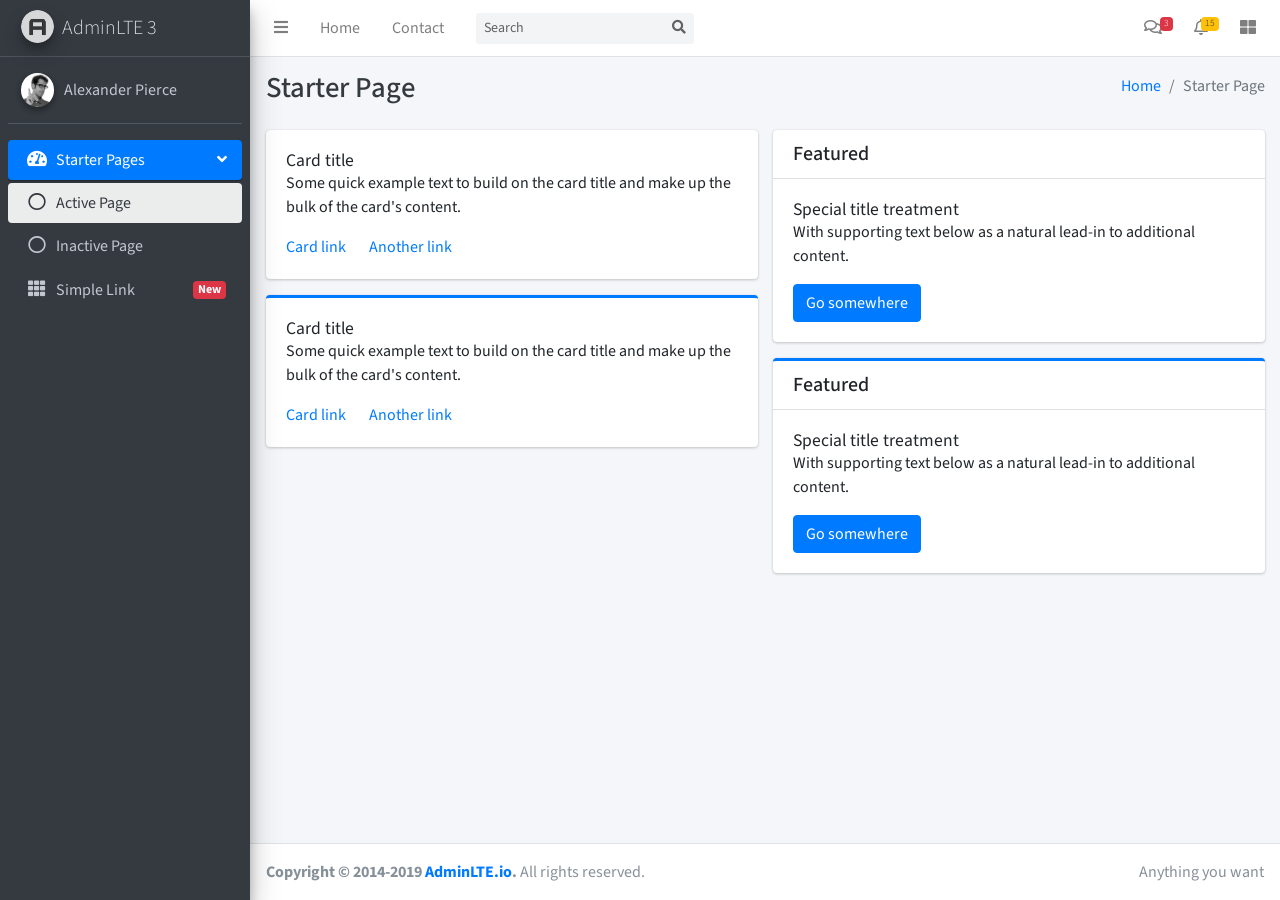
<file: starter.html>
<!DOCTYPE html>
<!--
This is a starter template page. Use this page to start your new project from
scratch. This page gets rid of all links and provides the needed markup only.
-->
<html lang="en">
<head>
  <meta charset="utf-8">
  <meta name="viewport" content="width=device-width, initial-scale=1">
  <meta http-equiv="x-ua-compatible" content="ie=edge">

  <title>AdminLTE 3 | Starter</title>

  <!-- Font Awesome Icons -->
  <link rel="stylesheet" href="plugins/fontawesome-free/css/all.min.css">
  <!-- Theme style -->
  <link rel="stylesheet" href="dist/css/adminlte.min.css">
  <!-- Google Font: Source Sans Pro -->
  <link href="https://fonts.googleapis.com/css?family=Source+Sans+Pro:300,400,400i,700" rel="stylesheet">
</head>
<body class="hold-transition sidebar-mini">
<div class="wrapper">

  <!-- Navbar -->
  <nav class="main-header navbar navbar-expand navbar-white navbar-light">
    <!-- Left navbar links -->
    <ul class="navbar-nav">
      <li class="nav-item">
        <a class="nav-link" data-widget="pushmenu" href="#"><i class="fas fa-bars"></i></a>
      </li>
      <li class="nav-item d-none d-sm-inline-block">
        <a href="index3.html" class="nav-link">Home</a>
      </li>
      <li class="nav-item d-none d-sm-inline-block">
        <a href="#" class="nav-link">Contact</a>
      </li>
    </ul>

    <!-- SEARCH FORM -->
    <form class="form-inline ml-3">
      <div class="input-group input-group-sm">
        <input class="form-control form-control-navbar" type="search" placeholder="Search" aria-label="Search">
        <div class="input-group-append">
          <button class="btn btn-navbar" type="submit">
            <i class="fas fa-search"></i>
          </button>
        </div>
      </div>
    </form>

    <!-- Right navbar links -->
    <ul class="navbar-nav ml-auto">
      <!-- Messages Dropdown Menu -->
      <li class="nav-item dropdown">
        <a class="nav-link" data-toggle="dropdown" href="#">
          <i class="far fa-comments"></i>
          <span class="badge badge-danger navbar-badge">3</span>
        </a>
        <div class="dropdown-menu dropdown-menu-lg dropdown-menu-right">
          <a href="#" class="dropdown-item">
            <!-- Message Start -->
            <div class="media">
              <img src="dist/img/user1-128x128.jpg" alt="User Avatar" class="img-size-50 mr-3 img-circle">
              <div class="media-body">
                <h3 class="dropdown-item-title">
                  Brad Diesel
                  <span class="float-right text-sm text-danger"><i class="fas fa-star"></i></span>
                </h3>
                <p class="text-sm">Call me whenever you can...</p>
                <p class="text-sm text-muted"><i class="far fa-clock mr-1"></i> 4 Hours Ago</p>
              </div>
            </div>
            <!-- Message End -->
          </a>
          <div class="dropdown-divider"></div>
          <a href="#" class="dropdown-item">
            <!-- Message Start -->
            <div class="media">
              <img src="dist/img/user8-128x128.jpg" alt="User Avatar" class="img-size-50 img-circle mr-3">
              <div class="media-body">
                <h3 class="dropdown-item-title">
                  John Pierce
                  <span class="float-right text-sm text-muted"><i class="fas fa-star"></i></span>
                </h3>
                <p class="text-sm">I got your message bro</p>
                <p class="text-sm text-muted"><i class="far fa-clock mr-1"></i> 4 Hours Ago</p>
              </div>
            </div>
            <!-- Message End -->
          </a>
          <div class="dropdown-divider"></div>
          <a href="#" class="dropdown-item">
            <!-- Message Start -->
            <div class="media">
              <img src="dist/img/user3-128x128.jpg" alt="User Avatar" class="img-size-50 img-circle mr-3">
              <div class="media-body">
                <h3 class="dropdown-item-title">
                  Nora Silvester
                  <span class="float-right text-sm text-warning"><i class="fas fa-star"></i></span>
                </h3>
                <p class="text-sm">The subject goes here</p>
                <p class="text-sm text-muted"><i class="far fa-clock mr-1"></i> 4 Hours Ago</p>
              </div>
            </div>
            <!-- Message End -->
          </a>
          <div class="dropdown-divider"></div>
          <a href="#" class="dropdown-item dropdown-footer">See All Messages</a>
        </div>
      </li>
      <!-- Notifications Dropdown Menu -->
      <li class="nav-item dropdown">
        <a class="nav-link" data-toggle="dropdown" href="#">
          <i class="far fa-bell"></i>
          <span class="badge badge-warning navbar-badge">15</span>
        </a>
        <div class="dropdown-menu dropdown-menu-lg dropdown-menu-right">
          <span class="dropdown-header">15 Notifications</span>
          <div class="dropdown-divider"></div>
          <a href="#" class="dropdown-item">
            <i class="fas fa-envelope mr-2"></i> 4 new messages
            <span class="float-right text-muted text-sm">3 mins</span>
          </a>
          <div class="dropdown-divider"></div>
          <a href="#" class="dropdown-item">
            <i class="fas fa-users mr-2"></i> 8 friend requests
            <span class="float-right text-muted text-sm">12 hours</span>
          </a>
          <div class="dropdown-divider"></div>
          <a href="#" class="dropdown-item">
            <i class="fas fa-file mr-2"></i> 3 new reports
            <span class="float-right text-muted text-sm">2 days</span>
          </a>
          <div class="dropdown-divider"></div>
          <a href="#" class="dropdown-item dropdown-footer">See All Notifications</a>
        </div>
      </li>
      <li class="nav-item">
        <a class="nav-link" data-widget="control-sidebar" data-slide="true" href="#"><i
            class="fas fa-th-large"></i></a>
      </li>
    </ul>
  </nav>
  <!-- /.navbar -->

  <!-- Main Sidebar Container -->
  <aside class="main-sidebar sidebar-dark-primary elevation-4">
    <!-- Brand Logo -->
    <a href="index3.html" class="brand-link">
      <img src="dist/img/AdminLTELogo.png" alt="AdminLTE Logo" class="brand-image img-circle elevation-3"
           style="opacity: .8">
      <span class="brand-text font-weight-light">AdminLTE 3</span>
    </a>

    <!-- Sidebar -->
    <div class="sidebar">
      <!-- Sidebar user panel (optional) -->
      <div class="user-panel mt-3 pb-3 mb-3 d-flex">
        <div class="image">
          <img src="dist/img/user2-160x160.jpg" class="img-circle elevation-2" alt="User Image">
        </div>
        <div class="info">
          <a href="#" class="d-block">Alexander Pierce</a>
        </div>
      </div>

      <!-- Sidebar Menu -->
      <nav class="mt-2">
        <ul class="nav nav-pills nav-sidebar flex-column" data-widget="treeview" role="menu" data-accordion="false">
          <!-- Add icons to the links using the .nav-icon class
               with font-awesome or any other icon font library -->
          <li class="nav-item has-treeview menu-open">
            <a href="#" class="nav-link active">
              <i class="nav-icon fas fa-tachometer-alt"></i>
              <p>
                Starter Pages
                <i class="right fas fa-angle-left"></i>
              </p>
            </a>
            <ul class="nav nav-treeview">
              <li class="nav-item">
                <a href="#" class="nav-link active">
                  <i class="far fa-circle nav-icon"></i>
                  <p>Active Page</p>
                </a>
              </li>
              <li class="nav-item">
                <a href="#" class="nav-link">
                  <i class="far fa-circle nav-icon"></i>
                  <p>Inactive Page</p>
                </a>
              </li>
            </ul>
          </li>
          <li class="nav-item">
            <a href="#" class="nav-link">
              <i class="nav-icon fas fa-th"></i>
              <p>
                Simple Link
                <span class="right badge badge-danger">New</span>
              </p>
            </a>
          </li>
        </ul>
      </nav>
      <!-- /.sidebar-menu -->
    </div>
    <!-- /.sidebar -->
  </aside>

  <!-- Content Wrapper. Contains page content -->
  <div class="content-wrapper">
    <!-- Content Header (Page header) -->
    <div class="content-header">
      <div class="container-fluid">
        <div class="row mb-2">
          <div class="col-sm-6">
            <h1 class="m-0 text-dark">Starter Page</h1>
          </div><!-- /.col -->
          <div class="col-sm-6">
            <ol class="breadcrumb float-sm-right">
              <li class="breadcrumb-item"><a href="#">Home</a></li>
              <li class="breadcrumb-item active">Starter Page</li>
            </ol>
          </div><!-- /.col -->
        </div><!-- /.row -->
      </div><!-- /.container-fluid -->
    </div>
    <!-- /.content-header -->

    <!-- Main content -->
    <div class="content">
      <div class="container-fluid">
        <div class="row">
          <div class="col-lg-6">
            <div class="card">
              <div class="card-body">
                <h5 class="card-title">Card title</h5>

                <p class="card-text">
                  Some quick example text to build on the card title and make up the bulk of the card's
                  content.
                </p>

                <a href="#" class="card-link">Card link</a>
                <a href="#" class="card-link">Another link</a>
              </div>
            </div>

            <div class="card card-primary card-outline">
              <div class="card-body">
                <h5 class="card-title">Card title</h5>

                <p class="card-text">
                  Some quick example text to build on the card title and make up the bulk of the card's
                  content.
                </p>
                <a href="#" class="card-link">Card link</a>
                <a href="#" class="card-link">Another link</a>
              </div>
            </div><!-- /.card -->
          </div>
          <!-- /.col-md-6 -->
          <div class="col-lg-6">
            <div class="card">
              <div class="card-header">
                <h5 class="m-0">Featured</h5>
              </div>
              <div class="card-body">
                <h6 class="card-title">Special title treatment</h6>

                <p class="card-text">With supporting text below as a natural lead-in to additional content.</p>
                <a href="#" class="btn btn-primary">Go somewhere</a>
              </div>
            </div>

            <div class="card card-primary card-outline">
              <div class="card-header">
                <h5 class="m-0">Featured</h5>
              </div>
              <div class="card-body">
                <h6 class="card-title">Special title treatment</h6>

                <p class="card-text">With supporting text below as a natural lead-in to additional content.</p>
                <a href="#" class="btn btn-primary">Go somewhere</a>
              </div>
            </div>
          </div>
          <!-- /.col-md-6 -->
        </div>
        <!-- /.row -->
      </div><!-- /.container-fluid -->
    </div>
    <!-- /.content -->
  </div>
  <!-- /.content-wrapper -->

  <!-- Control Sidebar -->
  <aside class="control-sidebar control-sidebar-dark">
    <!-- Control sidebar content goes here -->
    <div class="p-3">
      <h5>Title</h5>
      <p>Sidebar content</p>
    </div>
  </aside>
  <!-- /.control-sidebar -->

  <!-- Main Footer -->
  <footer class="main-footer">
    <!-- To the right -->
    <div class="float-right d-none d-sm-inline">
      Anything you want
    </div>
    <!-- Default to the left -->
    <strong>Copyright &copy; 2014-2019 <a href="https://adminlte.io">AdminLTE.io</a>.</strong> All rights reserved.
  </footer>
</div>
<!-- ./wrapper -->

<!-- REQUIRED SCRIPTS -->

<!-- jQuery -->
<script src="plugins/jquery/jquery.min.js"></script>
<!-- Bootstrap 4 -->
<script src="plugins/bootstrap/js/bootstrap.bundle.min.js"></script>
<!-- AdminLTE App -->
<script src="dist/js/adminlte.min.js"></script>
</body>
</html>
</file>
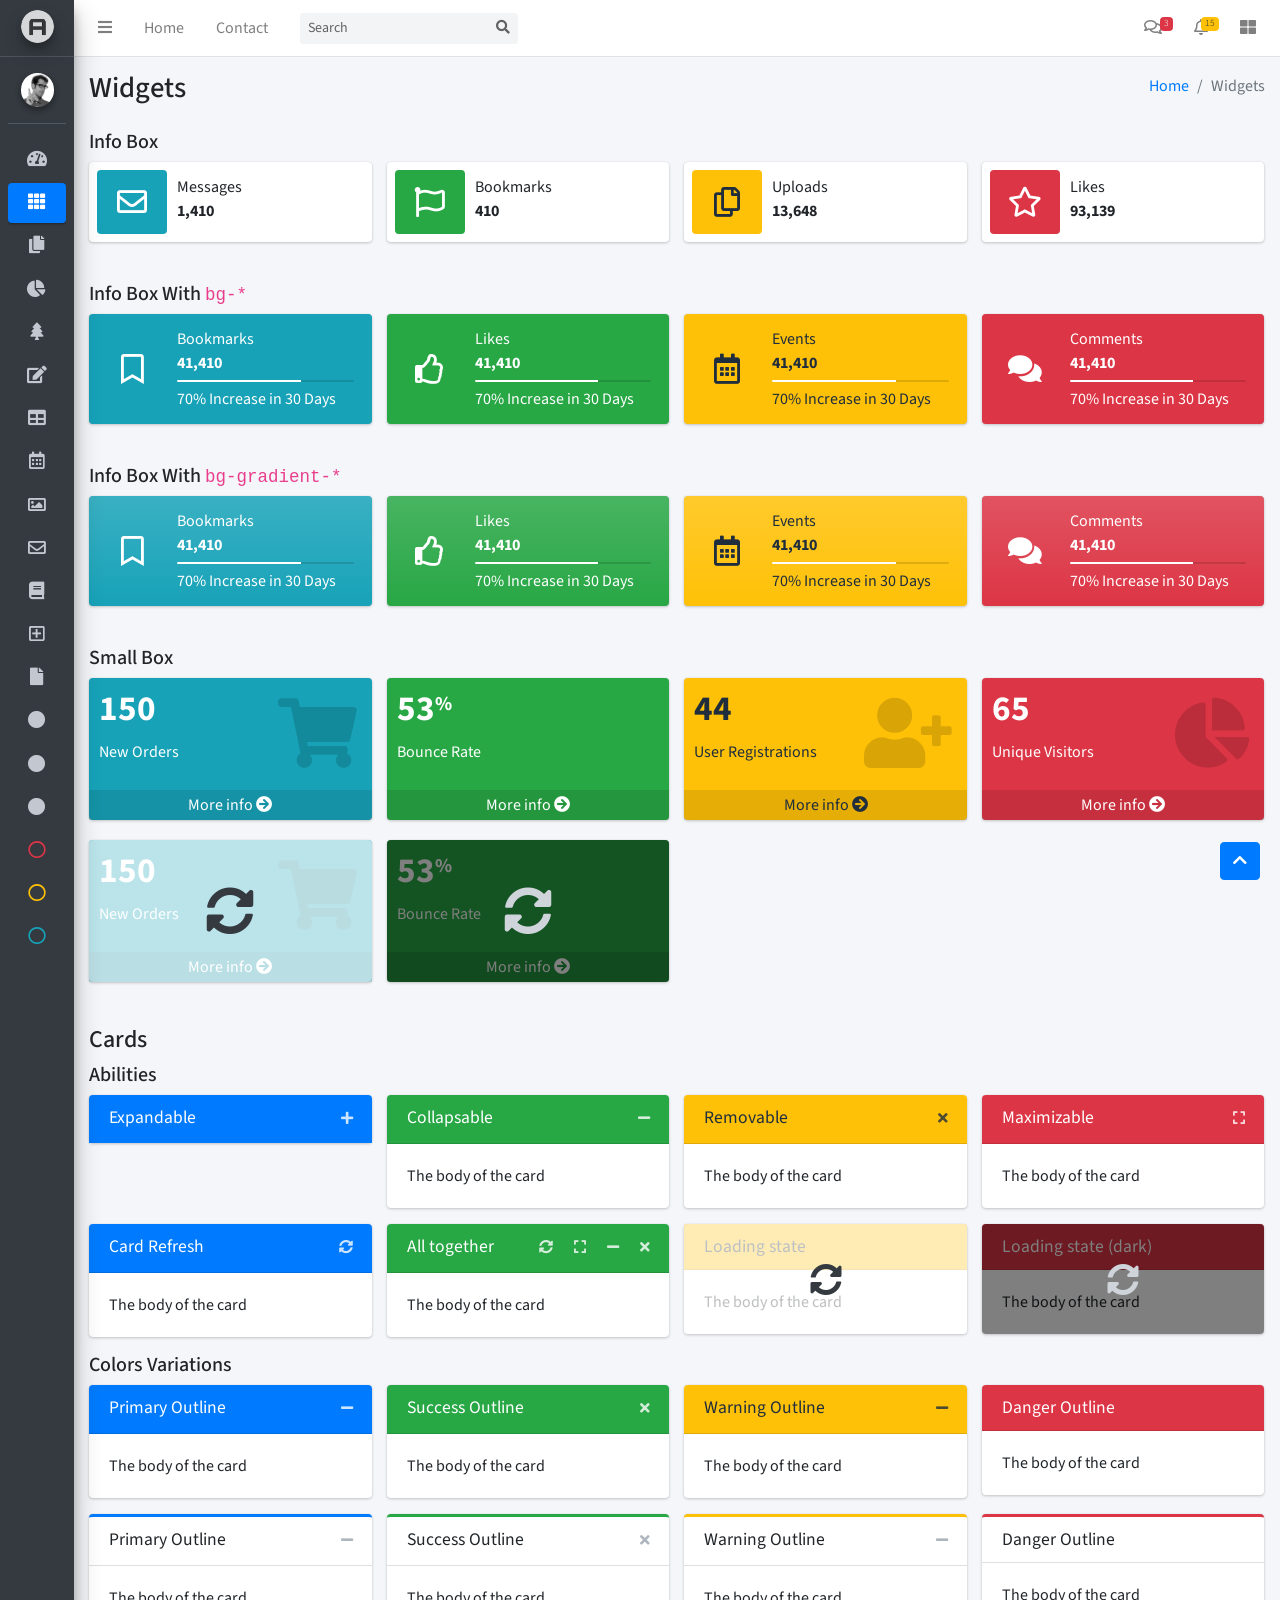
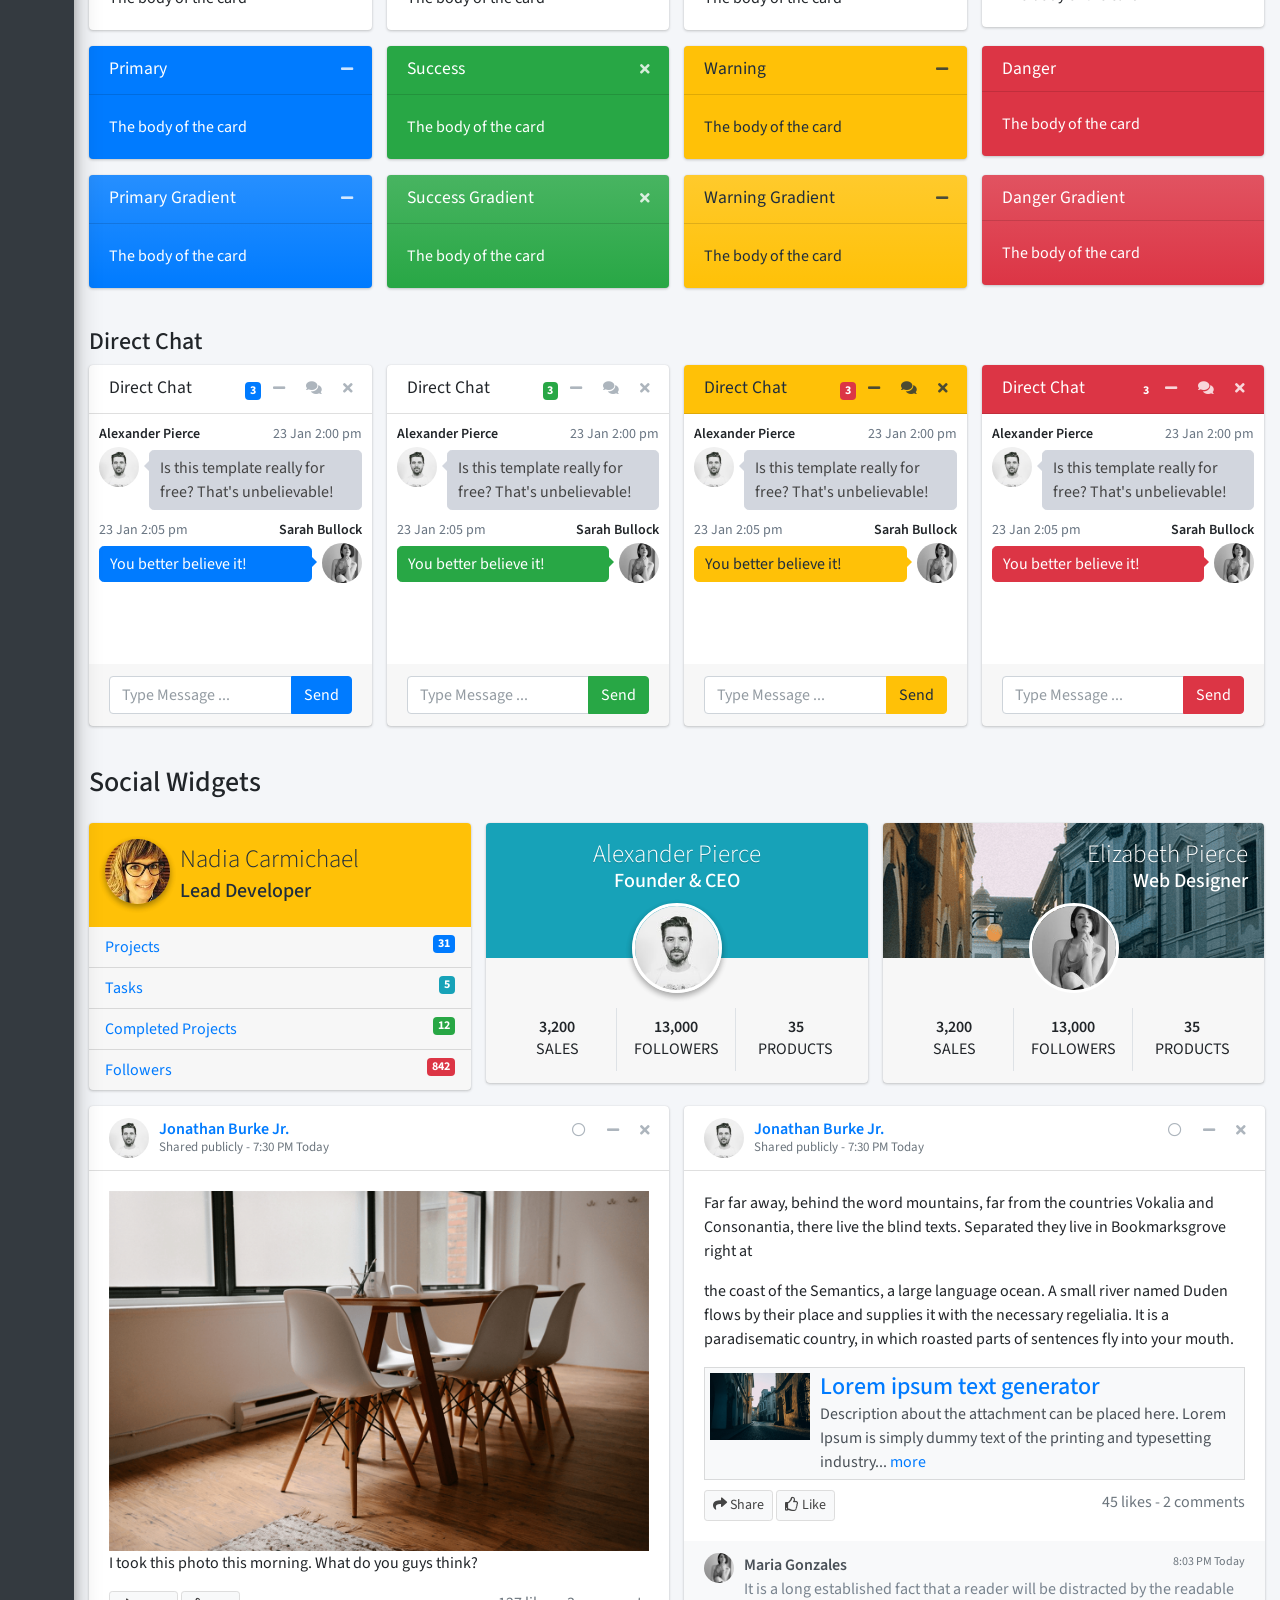
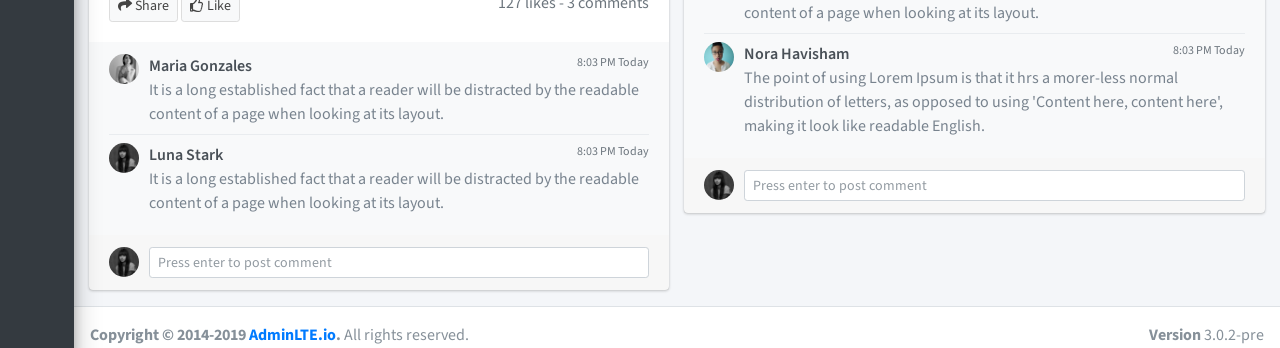
<file: pages/widgets.html>
<!DOCTYPE html>
<html>
<head>
  <meta charset="utf-8">
  <meta http-equiv="X-UA-Compatible" content="IE=edge">
  <title>AdminLTE 3 | Widgets</title>
  <!-- Tell the browser to be responsive to screen width -->
  <meta name="viewport" content="width=device-width, initial-scale=1">
  <!-- Font Awesome -->
  <link rel="stylesheet" href="../plugins/fontawesome-free/css/all.min.css">
  <!-- Ionicons -->
  <link rel="stylesheet" href="https://code.ionicframework.com/ionicons/2.0.1/css/ionicons.min.css">
  <!-- Theme style -->
  <link rel="stylesheet" href="../dist/css/adminlte.min.css">
  <!-- Google Font: Source Sans Pro -->
  <link href="https://fonts.googleapis.com/css?family=Source+Sans+Pro:300,400,400i,700" rel="stylesheet">
</head>
<body class="hold-transition sidebar-mini">
<div class="wrapper">
  <!-- Navbar -->
  <nav class="main-header navbar navbar-expand navbar-white navbar-light">
    <!-- Left navbar links -->
    <ul class="navbar-nav">
      <li class="nav-item">
        <a class="nav-link" data-widget="pushmenu" href="#"><i class="fas fa-bars"></i></a>
      </li>
      <li class="nav-item d-none d-sm-inline-block">
        <a href="../index3.html" class="nav-link">Home</a>
      </li>
      <li class="nav-item d-none d-sm-inline-block">
        <a href="#" class="nav-link">Contact</a>
      </li>
    </ul>

    <!-- SEARCH FORM -->
    <form class="form-inline ml-3">
      <div class="input-group input-group-sm">
        <input class="form-control form-control-navbar" type="search" placeholder="Search" aria-label="Search">
        <div class="input-group-append">
          <button class="btn btn-navbar" type="submit">
            <i class="fas fa-search"></i>
          </button>
        </div>
      </div>
    </form>

    <!-- Right navbar links -->
    <ul class="navbar-nav ml-auto">
      <!-- Messages Dropdown Menu -->
      <li class="nav-item dropdown">
        <a class="nav-link" data-toggle="dropdown" href="#">
          <i class="far fa-comments"></i>
          <span class="badge badge-danger navbar-badge">3</span>
        </a>
        <div class="dropdown-menu dropdown-menu-lg dropdown-menu-right">
          <a href="#" class="dropdown-item">
            <!-- Message Start -->
            <div class="media">
              <img src="../dist/img/user1-128x128.jpg" alt="User Avatar" class="img-size-50 mr-3 img-circle">
              <div class="media-body">
                <h3 class="dropdown-item-title">
                  Brad Diesel
                  <span class="float-right text-sm text-danger"><i class="fas fa-star"></i></span>
                </h3>
                <p class="text-sm">Call me whenever you can...</p>
                <p class="text-sm text-muted"><i class="far fa-clock mr-1"></i> 4 Hours Ago</p>
              </div>
            </div>
            <!-- Message End -->
          </a>
          <div class="dropdown-divider"></div>
          <a href="#" class="dropdown-item">
            <!-- Message Start -->
            <div class="media">
              <img src="../dist/img/user8-128x128.jpg" alt="User Avatar" class="img-size-50 img-circle mr-3">
              <div class="media-body">
                <h3 class="dropdown-item-title">
                  John Pierce
                  <span class="float-right text-sm text-muted"><i class="fas fa-star"></i></span>
                </h3>
                <p class="text-sm">I got your message bro</p>
                <p class="text-sm text-muted"><i class="far fa-clock mr-1"></i> 4 Hours Ago</p>
              </div>
            </div>
            <!-- Message End -->
          </a>
          <div class="dropdown-divider"></div>
          <a href="#" class="dropdown-item">
            <!-- Message Start -->
            <div class="media">
              <img src="../dist/img/user3-128x128.jpg" alt="User Avatar" class="img-size-50 img-circle mr-3">
              <div class="media-body">
                <h3 class="dropdown-item-title">
                  Nora Silvester
                  <span class="float-right text-sm text-warning"><i class="fas fa-star"></i></span>
                </h3>
                <p class="text-sm">The subject goes here</p>
                <p class="text-sm text-muted"><i class="far fa-clock mr-1"></i> 4 Hours Ago</p>
              </div>
            </div>
            <!-- Message End -->
          </a>
          <div class="dropdown-divider"></div>
          <a href="#" class="dropdown-item dropdown-footer">See All Messages</a>
        </div>
      </li>
      <!-- Notifications Dropdown Menu -->
      <li class="nav-item dropdown">
        <a class="nav-link" data-toggle="dropdown" href="#">
          <i class="far fa-bell"></i>
          <span class="badge badge-warning navbar-badge">15</span>
        </a>
        <div class="dropdown-menu dropdown-menu-lg dropdown-menu-right">
          <span class="dropdown-item dropdown-header">15 Notifications</span>
          <div class="dropdown-divider"></div>
          <a href="#" class="dropdown-item">
            <i class="fas fa-envelope mr-2"></i> 4 new messages
            <span class="float-right text-muted text-sm">3 mins</span>
          </a>
          <div class="dropdown-divider"></div>
          <a href="#" class="dropdown-item">
            <i class="fas fa-users mr-2"></i> 8 friend requests
            <span class="float-right text-muted text-sm">12 hours</span>
          </a>
          <div class="dropdown-divider"></div>
          <a href="#" class="dropdown-item">
            <i class="fas fa-file mr-2"></i> 3 new reports
            <span class="float-right text-muted text-sm">2 days</span>
          </a>
          <div class="dropdown-divider"></div>
          <a href="#" class="dropdown-item dropdown-footer">See All Notifications</a>
        </div>
      </li>
      <li class="nav-item">
        <a class="nav-link" data-widget="control-sidebar" data-slide="true" href="#">
          <i class="fas fa-th-large"></i>
        </a>
      </li>
    </ul>
  </nav>
  <!-- /.navbar -->

  <!-- Main Sidebar Container -->
  <aside class="main-sidebar sidebar-dark-primary elevation-4">
    <!-- Brand Logo -->
    <a href="../index3.html" class="brand-link">
      <img src="../dist/img/AdminLTELogo.png"
           alt="AdminLTE Logo"
           class="brand-image img-circle elevation-3"
           style="opacity: .8">
      <span class="brand-text font-weight-light">AdminLTE 3</span>
    </a>

    <!-- Sidebar -->
    <div class="sidebar">
      <!-- Sidebar user panel (optional) -->
      <div class="user-panel mt-3 pb-3 mb-3 d-flex">
        <div class="image">
          <img src="../dist/img/user2-160x160.jpg" class="img-circle elevation-2" alt="User Image">
        </div>
        <div class="info">
          <a href="#" class="d-block">Alexander Pierce</a>
        </div>
      </div>

      <!-- Sidebar Menu -->
      <nav class="mt-2">
        <ul class="nav nav-pills nav-sidebar flex-column" data-widget="treeview" role="menu" data-accordion="false">
          <!-- Add icons to the links using the .nav-icon class
               with font-awesome or any other icon font library -->
          <li class="nav-item has-treeview">
            <a href="#" class="nav-link">
              <i class="nav-icon fas fa-tachometer-alt"></i>
              <p>
                Dashboard
                <i class="right fas fa-angle-left"></i>
              </p>
            </a>
            <ul class="nav nav-treeview">
              <li class="nav-item">
                <a href="../index.html" class="nav-link">
                  <i class="far fa-circle nav-icon"></i>
                  <p>Dashboard v1</p>
                </a>
              </li>
              <li class="nav-item">
                <a href="../index2.html" class="nav-link">
                  <i class="far fa-circle nav-icon"></i>
                  <p>Dashboard v2</p>
                </a>
              </li>
              <li class="nav-item">
                <a href="../index3.html" class="nav-link">
                  <i class="far fa-circle nav-icon"></i>
                  <p>Dashboard v3</p>
                </a>
              </li>
            </ul>
          </li>
          <li class="nav-item">
            <a href="widgets.html" class="nav-link active">
              <i class="nav-icon fas fa-th"></i>
              <p>
                Widgets
                <span class="right badge badge-danger">New</span>
              </p>
            </a>
          </li>
          <li class="nav-item has-treeview">
            <a href="#" class="nav-link">
              <i class="nav-icon fas fa-copy"></i>
              <p>
                Layout Options
                <i class="fas fa-angle-left right"></i>
                <span class="badge badge-info right">6</span>
              </p>
            </a>
            <ul class="nav nav-treeview">
              <li class="nav-item">
                <a href="layout/top-nav.html" class="nav-link">
                  <i class="far fa-circle nav-icon"></i>
                  <p>Top Navigation</p>
                </a>
              </li>
              <li class="nav-item">
                <a href="layout/boxed.html" class="nav-link">
                  <i class="far fa-circle nav-icon"></i>
                  <p>Boxed</p>
                </a>
              </li>
              <li class="nav-item">
                <a href="layout/fixed-sidebar.html" class="nav-link">
                  <i class="far fa-circle nav-icon"></i>
                  <p>Fixed Sidebar</p>
                </a>
              </li>
              <li class="nav-item">
                <a href="layout/fixed-topnav.html" class="nav-link">
                  <i class="far fa-circle nav-icon"></i>
                  <p>Fixed Navbar</p>
                </a>
              </li>
              <li class="nav-item">
                <a href="layout/fixed-footer.html" class="nav-link">
                  <i class="far fa-circle nav-icon"></i>
                  <p>Fixed Footer</p>
                </a>
              </li>
              <li class="nav-item">
                <a href="layout/collapsed-sidebar.html" class="nav-link">
                  <i class="far fa-circle nav-icon"></i>
                  <p>Collapsed Sidebar</p>
                </a>
              </li>
            </ul>
          </li>
          <li class="nav-item has-treeview">
            <a href="#" class="nav-link">
              <i class="nav-icon fas fa-chart-pie"></i>
              <p>
                Charts
                <i class="right fas fa-angle-left"></i>
              </p>
            </a>
            <ul class="nav nav-treeview">
              <li class="nav-item">
                <a href="charts/chartjs.html" class="nav-link">
                  <i class="far fa-circle nav-icon"></i>
                  <p>ChartJS</p>
                </a>
              </li>
              <li class="nav-item">
                <a href="charts/flot.html" class="nav-link">
                  <i class="far fa-circle nav-icon"></i>
                  <p>Flot</p>
                </a>
              </li>
              <li class="nav-item">
                <a href="charts/inline.html" class="nav-link">
                  <i class="far fa-circle nav-icon"></i>
                  <p>Inline</p>
                </a>
              </li>
            </ul>
          </li>
          <li class="nav-item has-treeview">
            <a href="#" class="nav-link">
              <i class="nav-icon fas fa-tree"></i>
              <p>
                UI Elements
                <i class="fas fa-angle-left right"></i>
              </p>
            </a>
            <ul class="nav nav-treeview">
              <li class="nav-item">
                <a href="UI/general.html" class="nav-link">
                  <i class="far fa-circle nav-icon"></i>
                  <p>General</p>
                </a>
              </li>
              <li class="nav-item">
                <a href="UI/icons.html" class="nav-link">
                  <i class="far fa-circle nav-icon"></i>
                  <p>Icons</p>
                </a>
              </li>
              <li class="nav-item">
                <a href="UI/buttons.html" class="nav-link">
                  <i class="far fa-circle nav-icon"></i>
                  <p>Buttons</p>
                </a>
              </li>
              <li class="nav-item">
                <a href="UI/sliders.html" class="nav-link">
                  <i class="far fa-circle nav-icon"></i>
                  <p>Sliders</p>
                </a>
              </li>
              <li class="nav-item">
                <a href="UI/modals.html" class="nav-link">
                  <i class="far fa-circle nav-icon"></i>
                  <p>Modals & Alerts</p>
                </a>
              </li>
              <li class="nav-item">
                <a href="UI/navbar.html" class="nav-link">
                  <i class="far fa-circle nav-icon"></i>
                  <p>Navbar & Tabs</p>
                </a>
              </li>
              <li class="nav-item">
                <a href="UI/timeline.html" class="nav-link">
                  <i class="far fa-circle nav-icon"></i>
                  <p>Timeline</p>
                </a>
              </li>
              <li class="nav-item">
                <a href="UI/ribbons.html" class="nav-link">
                  <i class="far fa-circle nav-icon"></i>
                  <p>Ribbons</p>
                </a>
              </li>
            </ul>
          </li>
          <li class="nav-item has-treeview">
            <a href="#" class="nav-link">
              <i class="nav-icon fas fa-edit"></i>
              <p>
                Forms
                <i class="fas fa-angle-left right"></i>
              </p>
            </a>
            <ul class="nav nav-treeview">
              <li class="nav-item">
                <a href="forms/general.html" class="nav-link">
                  <i class="far fa-circle nav-icon"></i>
                  <p>General Elements</p>
                </a>
              </li>
              <li class="nav-item">
                <a href="forms/advanced.html" class="nav-link">
                  <i class="far fa-circle nav-icon"></i>
                  <p>Advanced Elements</p>
                </a>
              </li>
              <li class="nav-item">
                <a href="forms/editors.html" class="nav-link">
                  <i class="far fa-circle nav-icon"></i>
                  <p>Editors</p>
                </a>
              </li>
              <li class="nav-item">
                <a href="forms/validation.html" class="nav-link">
                  <i class="far fa-circle nav-icon"></i>
                  <p>Validation</p>
                </a>
              </li>
            </ul>
          </li>
          <li class="nav-item has-treeview">
            <a href="#" class="nav-link">
              <i class="nav-icon fas fa-table"></i>
              <p>
                Tables
                <i class="fas fa-angle-left right"></i>
              </p>
            </a>
            <ul class="nav nav-treeview">
              <li class="nav-item">
                <a href="tables/simple.html" class="nav-link">
                  <i class="far fa-circle nav-icon"></i>
                  <p>Simple Tables</p>
                </a>
              </li>
              <li class="nav-item">
                <a href="tables/data.html" class="nav-link">
                  <i class="far fa-circle nav-icon"></i>
                  <p>DataTables</p>
                </a>
              </li>
              <li class="nav-item">
                <a href="tables/jsgrid.html" class="nav-link">
                  <i class="far fa-circle nav-icon"></i>
                  <p>jsGrid</p>
                </a>
              </li>
            </ul>
          </li>
          <li class="nav-header">EXAMPLES</li>
          <li class="nav-item">
            <a href="calendar.html" class="nav-link">
              <i class="nav-icon far fa-calendar-alt"></i>
              <p>
                Calendar
                <span class="badge badge-info right">2</span>
              </p>
            </a>
          </li>
          <li class="nav-item">
            <a href="gallery.html" class="nav-link">
              <i class="nav-icon far fa-image"></i>
              <p>
                Gallery
              </p>
            </a>
          </li>
          <li class="nav-item has-treeview">
            <a href="#" class="nav-link">
              <i class="nav-icon far fa-envelope"></i>
              <p>
                Mailbox
                <i class="fas fa-angle-left right"></i>
              </p>
            </a>
            <ul class="nav nav-treeview">
              <li class="nav-item">
                <a href="mailbox/mailbox.html" class="nav-link">
                  <i class="far fa-circle nav-icon"></i>
                  <p>Inbox</p>
                </a>
              </li>
              <li class="nav-item">
                <a href="mailbox/compose.html" class="nav-link">
                  <i class="far fa-circle nav-icon"></i>
                  <p>Compose</p>
                </a>
              </li>
              <li class="nav-item">
                <a href="mailbox/read-mail.html" class="nav-link">
                  <i class="far fa-circle nav-icon"></i>
                  <p>Read</p>
                </a>
              </li>
            </ul>
          </li>
          <li class="nav-item has-treeview">
            <a href="#" class="nav-link">
              <i class="nav-icon fas fa-book"></i>
              <p>
                Pages
                <i class="fas fa-angle-left right"></i>
              </p>
            </a>
            <ul class="nav nav-treeview">
              <li class="nav-item">
                <a href="examples/invoice.html" class="nav-link">
                  <i class="far fa-circle nav-icon"></i>
                  <p>Invoice</p>
                </a>
              </li>
              <li class="nav-item">
                <a href="examples/profile.html" class="nav-link">
                  <i class="far fa-circle nav-icon"></i>
                  <p>Profile</p>
                </a>
              </li>
              <li class="nav-item">
                <a href="examples/e_commerce.html" class="nav-link">
                  <i class="far fa-circle nav-icon"></i>
                  <p>E-commerce</p>
                </a>
              </li>
              <li class="nav-item">
                <a href="examples/projects.html" class="nav-link">
                  <i class="far fa-circle nav-icon"></i>
                  <p>Projects</p>
                </a>
              </li>
              <li class="nav-item">
                <a href="examples/project_add.html" class="nav-link">
                  <i class="far fa-circle nav-icon"></i>
                  <p>Project Add</p>
                </a>
              </li>
              <li class="nav-item">
                <a href="examples/project_edit.html" class="nav-link">
                  <i class="far fa-circle nav-icon"></i>
                  <p>Project Edit</p>
                </a>
              </li>
              <li class="nav-item">
                <a href="examples/project_detail.html" class="nav-link">
                  <i class="far fa-circle nav-icon"></i>
                  <p>Project Detail</p>
                </a>
              </li>
              <li class="nav-item">
                <a href="examples/contacts.html" class="nav-link">
                  <i class="far fa-circle nav-icon"></i>
                  <p>Contacts</p>
                </a>
              </li>
            </ul>
          </li>
          <li class="nav-item has-treeview">
            <a href="#" class="nav-link">
              <i class="nav-icon far fa-plus-square"></i>
              <p>
                Extras
                <i class="fas fa-angle-left right"></i>
              </p>
            </a>
            <ul class="nav nav-treeview">
              <li class="nav-item">
                <a href="examples/login.html" class="nav-link">
                  <i class="far fa-circle nav-icon"></i>
                  <p>Login</p>
                </a>
              </li>
              <li class="nav-item">
                <a href="examples/register.html" class="nav-link">
                  <i class="far fa-circle nav-icon"></i>
                  <p>Register</p>
                </a>
              </li>
              <li class="nav-item">
                <a href="examples/forgot-password.html" class="nav-link">
                  <i class="far fa-circle nav-icon"></i>
                  <p>Forgot Password</p>
                </a>
              </li>
              <li class="nav-item">
                <a href="examples/recover-password.html" class="nav-link">
                  <i class="far fa-circle nav-icon"></i>
                  <p>Recover Password</p>
                </a>
              </li>
              <li class="nav-item">
                <a href="examples/lockscreen.html" class="nav-link">
                  <i class="far fa-circle nav-icon"></i>
                  <p>Lockscreen</p>
                </a>
              </li>
              <li class="nav-item">
                <a href="examples/legacy-user-menu.html" class="nav-link">
                  <i class="far fa-circle nav-icon"></i>
                  <p>Legacy User Menu</p>
                </a>
              </li>
              <li class="nav-item">
                <a href="examples/language-menu.html" class="nav-link">
                  <i class="far fa-circle nav-icon"></i>
                  <p>Language Menu</p>
                </a>
              </li>
              <li class="nav-item">
                <a href="examples/404.html" class="nav-link">
                  <i class="far fa-circle nav-icon"></i>
                  <p>Error 404</p>
                </a>
              </li>
              <li class="nav-item">
                <a href="examples/500.html" class="nav-link">
                  <i class="far fa-circle nav-icon"></i>
                  <p>Error 500</p>
                </a>
              </li>
              <li class="nav-item">
                <a href="examples/pace.html" class="nav-link">
                  <i class="far fa-circle nav-icon"></i>
                  <p>Pace</p>
                </a>
              </li>
              <li class="nav-item">
                <a href="examples/blank.html" class="nav-link">
                  <i class="far fa-circle nav-icon"></i>
                  <p>Blank Page</p>
                </a>
              </li>
              <li class="nav-item">
                <a href="../starter.html" class="nav-link">
                  <i class="far fa-circle nav-icon"></i>
                  <p>Starter Page</p>
                </a>
              </li>
            </ul>
          </li>
          <li class="nav-header">MISCELLANEOUS</li>
          <li class="nav-item">
            <a href="https://adminlte.io/docs/3.0" class="nav-link">
              <i class="nav-icon fas fa-file"></i>
              <p>Documentation</p>
            </a>
          </li>
          <li class="nav-header">MULTI LEVEL EXAMPLE</li>
          <li class="nav-item">
            <a href="#" class="nav-link">
              <i class="fas fa-circle nav-icon"></i>
              <p>Level 1</p>
            </a>
          </li>
          <li class="nav-item has-treeview">
            <a href="#" class="nav-link">
              <i class="nav-icon fas fa-circle"></i>
              <p>
                Level 1
                <i class="right fas fa-angle-left"></i>
              </p>
            </a>
            <ul class="nav nav-treeview">
              <li class="nav-item">
                <a href="#" class="nav-link">
                  <i class="far fa-circle nav-icon"></i>
                  <p>Level 2</p>
                </a>
              </li>
              <li class="nav-item has-treeview">
                <a href="#" class="nav-link">
                  <i class="far fa-circle nav-icon"></i>
                  <p>
                    Level 2
                    <i class="right fas fa-angle-left"></i>
                  </p>
                </a>
                <ul class="nav nav-treeview">
                  <li class="nav-item">
                    <a href="#" class="nav-link">
                      <i class="far fa-dot-circle nav-icon"></i>
                      <p>Level 3</p>
                    </a>
                  </li>
                  <li class="nav-item">
                    <a href="#" class="nav-link">
                      <i class="far fa-dot-circle nav-icon"></i>
                      <p>Level 3</p>
                    </a>
                  </li>
                  <li class="nav-item">
                    <a href="#" class="nav-link">
                      <i class="far fa-dot-circle nav-icon"></i>
                      <p>Level 3</p>
                    </a>
                  </li>
                </ul>
              </li>
              <li class="nav-item">
                <a href="#" class="nav-link">
                  <i class="far fa-circle nav-icon"></i>
                  <p>Level 2</p>
                </a>
              </li>
            </ul>
          </li>
          <li class="nav-item">
            <a href="#" class="nav-link">
              <i class="fas fa-circle nav-icon"></i>
              <p>Level 1</p>
            </a>
          </li>
          <li class="nav-header">LABELS</li>
          <li class="nav-item">
            <a href="#" class="nav-link">
              <i class="nav-icon far fa-circle text-danger"></i>
              <p class="text">Important</p>
            </a>
          </li>
          <li class="nav-item">
            <a href="#" class="nav-link">
              <i class="nav-icon far fa-circle text-warning"></i>
              <p>Warning</p>
            </a>
          </li>
          <li class="nav-item">
            <a href="#" class="nav-link">
              <i class="nav-icon far fa-circle text-info"></i>
              <p>Informational</p>
            </a>
          </li>
        </ul>
      </nav>
      <!-- /.sidebar-menu -->
    </div>
    <!-- /.sidebar -->
  </aside>

  <!-- Content Wrapper. Contains page content -->
  <div class="content-wrapper">
    <!-- Content Header (Page header) -->
    <section class="content-header">
      <div class="container-fluid">
        <div class="row mb-2">
          <div class="col-sm-6">
            <h1>Widgets</h1>
          </div>
          <div class="col-sm-6">
            <ol class="breadcrumb float-sm-right">
              <li class="breadcrumb-item"><a href="#">Home</a></li>
              <li class="breadcrumb-item active">Widgets</li>
            </ol>
          </div>
        </div>
      </div><!-- /.container-fluid -->
    </section>

    <!-- Main content -->
    <section class="content">
      <div class="container-fluid">
        <h5 class="mb-2">Info Box</h5>
        <div class="row">
          <div class="col-md-3 col-sm-6 col-12">
            <div class="info-box">
              <span class="info-box-icon bg-info"><i class="far fa-envelope"></i></span>

              <div class="info-box-content">
                <span class="info-box-text">Messages</span>
                <span class="info-box-number">1,410</span>
              </div>
              <!-- /.info-box-content -->
            </div>
            <!-- /.info-box -->
          </div>
          <!-- /.col -->
          <div class="col-md-3 col-sm-6 col-12">
            <div class="info-box">
              <span class="info-box-icon bg-success"><i class="far fa-flag"></i></span>

              <div class="info-box-content">
                <span class="info-box-text">Bookmarks</span>
                <span class="info-box-number">410</span>
              </div>
              <!-- /.info-box-content -->
            </div>
            <!-- /.info-box -->
          </div>
          <!-- /.col -->
          <div class="col-md-3 col-sm-6 col-12">
            <div class="info-box">
              <span class="info-box-icon bg-warning"><i class="far fa-copy"></i></span>

              <div class="info-box-content">
                <span class="info-box-text">Uploads</span>
                <span class="info-box-number">13,648</span>
              </div>
              <!-- /.info-box-content -->
            </div>
            <!-- /.info-box -->
          </div>
          <!-- /.col -->
          <div class="col-md-3 col-sm-6 col-12">
            <div class="info-box">
              <span class="info-box-icon bg-danger"><i class="far fa-star"></i></span>

              <div class="info-box-content">
                <span class="info-box-text">Likes</span>
                <span class="info-box-number">93,139</span>
              </div>
              <!-- /.info-box-content -->
            </div>
            <!-- /.info-box -->
          </div>
          <!-- /.col -->
        </div>
        <!-- /.row -->

        <!-- =========================================================== -->
        <h5 class="mt-4 mb-2">Info Box With <code>bg-*</code></h5>
        <div class="row">
          <div class="col-md-3 col-sm-6 col-12">
            <div class="info-box bg-info">
              <span class="info-box-icon"><i class="far fa-bookmark"></i></span>

              <div class="info-box-content">
                <span class="info-box-text">Bookmarks</span>
                <span class="info-box-number">41,410</span>

                <div class="progress">
                  <div class="progress-bar" style="width: 70%"></div>
                </div>
                <span class="progress-description">
                  70% Increase in 30 Days
                </span>
              </div>
              <!-- /.info-box-content -->
            </div>
            <!-- /.info-box -->
          </div>
          <!-- /.col -->
          <div class="col-md-3 col-sm-6 col-12">
            <div class="info-box bg-success">
              <span class="info-box-icon"><i class="far fa-thumbs-up"></i></span>

              <div class="info-box-content">
                <span class="info-box-text">Likes</span>
                <span class="info-box-number">41,410</span>

                <div class="progress">
                  <div class="progress-bar" style="width: 70%"></div>
                </div>
                <span class="progress-description">
                  70% Increase in 30 Days
                </span>
              </div>
              <!-- /.info-box-content -->
            </div>
            <!-- /.info-box -->
          </div>
          <!-- /.col -->
          <div class="col-md-3 col-sm-6 col-12">
            <div class="info-box bg-warning">
              <span class="info-box-icon"><i class="far fa-calendar-alt"></i></span>

              <div class="info-box-content">
                <span class="info-box-text">Events</span>
                <span class="info-box-number">41,410</span>

                <div class="progress">
                  <div class="progress-bar" style="width: 70%"></div>
                </div>
                <span class="progress-description">
                  70% Increase in 30 Days
                </span>
              </div>
              <!-- /.info-box-content -->
            </div>
            <!-- /.info-box -->
          </div>
          <!-- /.col -->
          <div class="col-md-3 col-sm-6 col-12">
            <div class="info-box bg-danger">
              <span class="info-box-icon"><i class="fas fa-comments"></i></span>

              <div class="info-box-content">
                <span class="info-box-text">Comments</span>
                <span class="info-box-number">41,410</span>

                <div class="progress">
                  <div class="progress-bar" style="width: 70%"></div>
                </div>
                <span class="progress-description">
                  70% Increase in 30 Days
                </span>
              </div>
              <!-- /.info-box-content -->
            </div>
            <!-- /.info-box -->
          </div>
          <!-- /.col -->
        </div>
        <!-- /.row -->

        <!-- =========================================================== -->
        <h5 class="mt-4 mb-2">Info Box With <code>bg-gradient-*</code></h5>
        <div class="row">
          <div class="col-md-3 col-sm-6 col-12">
            <div class="info-box bg-gradient-info">
              <span class="info-box-icon"><i class="far fa-bookmark"></i></span>

              <div class="info-box-content">
                <span class="info-box-text">Bookmarks</span>
                <span class="info-box-number">41,410</span>

                <div class="progress">
                  <div class="progress-bar" style="width: 70%"></div>
                </div>
                <span class="progress-description">
                  70% Increase in 30 Days
                </span>
              </div>
              <!-- /.info-box-content -->
            </div>
            <!-- /.info-box -->
          </div>
          <!-- /.col -->
          <div class="col-md-3 col-sm-6 col-12">
            <div class="info-box bg-gradient-success">
              <span class="info-box-icon"><i class="far fa-thumbs-up"></i></span>

              <div class="info-box-content">
                <span class="info-box-text">Likes</span>
                <span class="info-box-number">41,410</span>

                <div class="progress">
                  <div class="progress-bar" style="width: 70%"></div>
                </div>
                <span class="progress-description">
                  70% Increase in 30 Days
                </span>
              </div>
              <!-- /.info-box-content -->
            </div>
            <!-- /.info-box -->
          </div>
          <!-- /.col -->
          <div class="col-md-3 col-sm-6 col-12">
            <div class="info-box bg-gradient-warning">
              <span class="info-box-icon"><i class="far fa-calendar-alt"></i></span>

              <div class="info-box-content">
                <span class="info-box-text">Events</span>
                <span class="info-box-number">41,410</span>

                <div class="progress">
                  <div class="progress-bar" style="width: 70%"></div>
                </div>
                <span class="progress-description">
                  70% Increase in 30 Days
                </span>
              </div>
              <!-- /.info-box-content -->
            </div>
            <!-- /.info-box -->
          </div>
          <!-- /.col -->
          <div class="col-md-3 col-sm-6 col-12">
            <div class="info-box bg-gradient-danger">
              <span class="info-box-icon"><i class="fas fa-comments"></i></span>

              <div class="info-box-content">
                <span class="info-box-text">Comments</span>
                <span class="info-box-number">41,410</span>

                <div class="progress">
                  <div class="progress-bar" style="width: 70%"></div>
                </div>
                <span class="progress-description">
                  70% Increase in 30 Days
                </span>
              </div>
              <!-- /.info-box-content -->
            </div>
            <!-- /.info-box -->
          </div>
          <!-- /.col -->
        </div>
        <!-- /.row -->

        <!-- =========================================================== -->

        <!-- Small Box (Stat card) -->
        <h5 class="mb-2 mt-4">Small Box</h5>
        <div class="row">
          <div class="col-lg-3 col-6">
            <!-- small card -->
            <div class="small-box bg-info">
              <div class="inner">
                <h3>150</h3>

                <p>New Orders</p>
              </div>
              <div class="icon">
                <i class="fas fa-shopping-cart"></i>
              </div>
              <a href="#" class="small-box-footer">
                More info <i class="fas fa-arrow-circle-right"></i>
              </a>
            </div>
          </div>
          <!-- ./col -->
          <div class="col-lg-3 col-6">
            <!-- small card -->
            <div class="small-box bg-success">
              <div class="inner">
                <h3>53<sup style="font-size: 20px">%</sup></h3>

                <p>Bounce Rate</p>
              </div>
              <div class="icon">
                <i class="ion ion-stats-bars"></i>
              </div>
              <a href="#" class="small-box-footer">
                More info <i class="fas fa-arrow-circle-right"></i>
              </a>
            </div>
          </div>
          <!-- ./col -->
          <div class="col-lg-3 col-6">
            <!-- small card -->
            <div class="small-box bg-warning">
              <div class="inner">
                <h3>44</h3>

                <p>User Registrations</p>
              </div>
              <div class="icon">
                <i class="fas fa-user-plus"></i>
              </div>
              <a href="#" class="small-box-footer">
                More info <i class="fas fa-arrow-circle-right"></i>
              </a>
            </div>
          </div>
          <!-- ./col -->
          <div class="col-lg-3 col-6">
            <!-- small card -->
            <div class="small-box bg-danger">
              <div class="inner">
                <h3>65</h3>

                <p>Unique Visitors</p>
              </div>
              <div class="icon">
                <i class="fas fa-chart-pie"></i>
              </div>
              <a href="#" class="small-box-footer">
                More info <i class="fas fa-arrow-circle-right"></i>
              </a>
            </div>
          </div>
          <!-- ./col -->
        </div>
        <!-- /.row -->

        <!-- Small Box (Stat card) -->
        <div class="row">
          <div class="col-lg-3 col-6">
            <!-- small card -->
            <div class="small-box bg-info">
              <!-- Loading (remove the following to stop the loading)-->
              <div class="overlay">
                <i class="fas fa-3x fa-sync-alt"></i>
              </div>
              <!-- end loading -->
              <div class="inner">
                <h3>150</h3>

                <p>New Orders</p>
              </div>
              <div class="icon">
                <i class="fas fa-shopping-cart"></i>
              </div>
              <a href="#" class="small-box-footer">
                More info <i class="fas fa-arrow-circle-right"></i>
              </a>
            </div>
          </div>
          <!-- ./col -->
          <div class="col-lg-3 col-6">
            <!-- small card -->
            <div class="small-box bg-success">
              <!-- Loading (remove the following to stop the loading)-->
              <div class="overlay dark">
                <i class="fas fa-3x fa-sync-alt"></i>
              </div>
              <!-- end loading -->
              <div class="inner">
                <h3>53<sup style="font-size: 20px">%</sup></h3>

                <p>Bounce Rate</p>
              </div>
              <div class="icon">
                <i class="ion ion-stats-bars"></i>
              </div>
              <a href="#" class="small-box-footer">
                More info <i class="fas fa-arrow-circle-right"></i>
              </a>
            </div>
          </div>
          <!-- ./col -->
        </div>
        <!-- /.row -->

        <!-- =========================================================== -->
        <h4 class="mb-2 mt-4">Cards</h4>
        <h5 class="mb-2">Abilities</h5>
        <div class="row">
          <div class="col-md-3">
            <div class="card card-primary collapsed-card">
              <div class="card-header">
                <h3 class="card-title">Expandable</h3>

                <div class="card-tools">
                  <button type="button" class="btn btn-tool" data-card-widget="collapse"><i class="fas fa-plus"></i>
                  </button>
                </div>
                <!-- /.card-tools -->
              </div>
              <!-- /.card-header -->
              <div class="card-body">
                The body of the card
              </div>
              <!-- /.card-body -->
            </div>
            <!-- /.card -->
          </div>
          <!-- /.col -->
          <div class="col-md-3">
            <div class="card card-success">
              <div class="card-header">
                <h3 class="card-title">Collapsable</h3>

                <div class="card-tools">
                  <button type="button" class="btn btn-tool" data-card-widget="collapse"><i class="fas fa-minus"></i>
                  </button>
                </div>
                <!-- /.card-tools -->
              </div>
              <!-- /.card-header -->
              <div class="card-body">
                The body of the card
              </div>
              <!-- /.card-body -->
            </div>
            <!-- /.card -->
          </div>
          <!-- /.col -->
          <div class="col-md-3">
            <div class="card card-warning">
              <div class="card-header">
                <h3 class="card-title">Removable</h3>

                <div class="card-tools">
                  <button type="button" class="btn btn-tool" data-card-widget="remove"><i class="fas fa-times"></i>
                  </button>
                </div>
                <!-- /.card-tools -->
              </div>
              <!-- /.card-header -->
              <div class="card-body">
                The body of the card
              </div>
              <!-- /.card-body -->
            </div>
            <!-- /.card -->
          </div>
          <!-- /.col -->
          <div class="col-md-3">
            <div class="card card-danger">
              <div class="card-header">
                <h3 class="card-title">Maximizable</h3>

                <div class="card-tools">
                  <button type="button" class="btn btn-tool" data-card-widget="maximize"><i class="fas fa-expand"></i>
                  </button>
                </div>
                <!-- /.card-tools -->
              </div>
              <!-- /.card-header -->
              <div class="card-body">
                The body of the card
              </div>
              <!-- /.card-body -->
            </div>
            <!-- /.card -->
          </div>
          <!-- /.col -->
        </div>
        <!-- /.row -->

        <div class="row">
          <div class="col-md-3">
            <div class="card card-primary">
              <div class="card-header">
                <h3 class="card-title">Card Refresh</h3>

                <div class="card-tools">
                  <button type="button" class="btn btn-tool" data-card-widget="card-refresh" data-source="/pages/widgets.html" data-source-selector="#card-refresh-content"><i class="fas fa-sync-alt"></i></button>
                </div>
                <!-- /.card-tools -->
              </div>
              <!-- /.card-header -->
              <div class="card-body">
                The body of the card
              </div>
              <!-- /.card-body -->
            </div>
            <!-- /.card -->
            <div class="d-none" id="card-refresh-content">
                The body of the card after card refresh
            </div>
          </div>
          <!-- /.col -->
          <div class="col-md-3">
            <div class="card card-success">
              <div class="card-header">
                <h3 class="card-title">All together</h3>

                <div class="card-tools">
                  <button type="button" class="btn btn-tool" data-card-widget="card-refresh" data-source="/pages/widgets.html" data-source-selector="#card-refresh-content"><i class="fas fa-sync-alt"></i></button>
                  <button type="button" class="btn btn-tool" data-card-widget="maximize"><i class="fas fa-expand"></i></button>
                  <button type="button" class="btn btn-tool" data-card-widget="collapse"><i class="fas fa-minus"></i></button>
                  <button type="button" class="btn btn-tool" data-card-widget="remove"><i class="fas fa-times"></i></button>
                </div>
                <!-- /.card-tools -->
              </div>
              <!-- /.card-header -->
              <div class="card-body">
                The body of the card
              </div>
              <!-- /.card-body -->
            </div>
            <!-- /.card -->
          </div>
          <!-- /.col -->
          <div class="col-md-3">
            <div class="card card-warning">
              <div class="card-header">
                <h3 class="card-title">Loading state</h3>
              </div>
              <div class="card-body">
                The body of the card
              </div>
              <!-- /.card-body -->
              <!-- Loading (remove the following to stop the loading)-->
              <div class="overlay">
                <i class="fas fa-2x fa-sync-alt"></i>
              </div>
              <!-- end loading -->
            </div>
            <!-- /.card -->
          </div>
          <!-- /.col -->
          <div class="col-md-3">
            <div class="card card-danger">
              <div class="card-header">
                <h3 class="card-title">Loading state (dark)</h3>
              </div>
              <div class="card-body">
                The body of the card
              </div>
              <!-- /.card-body -->
              <!-- Loading (remove the following to stop the loading)-->
              <div class="overlay dark">
                <i class="fas fa-2x fa-sync-alt"></i>
              </div>
              <!-- end loading -->
            </div>
            <!-- /.card -->
          </div>
          <!-- /.col -->
        </div>
        <!-- /.row -->

        <!-- =========================================================== -->

        <h5 class="mb-2">Colors Variations</h5>

        <div class="row">
          <div class="col-md-3">
            <div class="card card-primary">
              <div class="card-header">
                <h3 class="card-title">Primary Outline</h3>

                <div class="card-tools">
                  <button type="button" class="btn btn-tool" data-card-widget="collapse"><i class="fas fa-minus"></i>
                  </button>
                </div>
                <!-- /.card-tools -->
              </div>
              <!-- /.card-header -->
              <div class="card-body">
                The body of the card
              </div>
              <!-- /.card-body -->
            </div>
            <!-- /.card -->
          </div>
          <!-- /.col -->
          <div class="col-md-3">
            <div class="card card-success">
              <div class="card-header">
                <h3 class="card-title">Success Outline</h3>

                <div class="card-tools">
                  <button type="button" class="btn btn-tool" data-card-widget="remove"><i class="fas fa-times"></i>
                  </button>
                </div>
                <!-- /.card-tools -->
              </div>
              <!-- /.card-header -->
              <div class="card-body">
                The body of the card
              </div>
              <!-- /.card-body -->
            </div>
            <!-- /.card -->
          </div>
          <!-- /.col -->
          <div class="col-md-3">
            <div class="card card-warning">
              <div class="card-header">
                <h3 class="card-title">Warning Outline</h3>

                <div class="card-tools">
                  <button type="button" class="btn btn-tool" data-card-widget="collapse"><i class="fas fa-minus"></i>
                  </button>
                </div>
                <!-- /.card-tools -->
              </div>
              <!-- /.card-header -->
              <div class="card-body">
                The body of the card
              </div>
              <!-- /.card-body -->
            </div>
            <!-- /.card -->
          </div>
          <!-- /.col -->
          <div class="col-md-3">
            <div class="card card-danger">
              <div class="card-header">
                <h3 class="card-title">Danger Outline</h3>
              </div>
              <div class="card-body">
                The body of the card
              </div>
              <!-- /.card-body -->
            </div>
            <!-- /.card -->
          </div>
          <!-- /.col -->
        </div>
        <!-- /.row -->

        <div class="row">
          <div class="col-md-3">
            <div class="card card-outline card-primary">
              <div class="card-header">
                <h3 class="card-title">Primary Outline</h3>

                <div class="card-tools">
                  <button type="button" class="btn btn-tool" data-card-widget="collapse"><i class="fas fa-minus"></i>
                  </button>
                </div>
                <!-- /.card-tools -->
              </div>
              <!-- /.card-header -->
              <div class="card-body">
                The body of the card
              </div>
              <!-- /.card-body -->
            </div>
            <!-- /.card -->
          </div>
          <!-- /.col -->
          <div class="col-md-3">
            <div class="card card-outline card-success">
              <div class="card-header">
                <h3 class="card-title">Success Outline</h3>

                <div class="card-tools">
                  <button type="button" class="btn btn-tool" data-card-widget="remove"><i class="fas fa-times"></i>
                  </button>
                </div>
                <!-- /.card-tools -->
              </div>
              <!-- /.card-header -->
              <div class="card-body">
                The body of the card
              </div>
              <!-- /.card-body -->
            </div>
            <!-- /.card -->
          </div>
          <!-- /.col -->
          <div class="col-md-3">
            <div class="card card-outline card-warning">
              <div class="card-header">
                <h3 class="card-title">Warning Outline</h3>

                <div class="card-tools">
                  <button type="button" class="btn btn-tool" data-card-widget="collapse"><i class="fas fa-minus"></i>
                  </button>
                </div>
                <!-- /.card-tools -->
              </div>
              <!-- /.card-header -->
              <div class="card-body">
                The body of the card
              </div>
              <!-- /.card-body -->
            </div>
            <!-- /.card -->
          </div>
          <!-- /.col -->
          <div class="col-md-3">
            <div class="card card-outline card-danger">
              <div class="card-header">
                <h3 class="card-title">Danger Outline</h3>
              </div>
              <div class="card-body">
                The body of the card
              </div>
              <!-- /.card-body -->
            </div>
            <!-- /.card -->
          </div>
          <!-- /.col -->
        </div>
        <!-- /.row -->

        <div class="row">
          <div class="col-md-3">
            <div class="card bg-primary">
              <div class="card-header">
                <h3 class="card-title">Primary</h3>

                <div class="card-tools">
                  <button type="button" class="btn btn-tool" data-card-widget="collapse"><i class="fas fa-minus"></i>
                  </button>
                </div>
                <!-- /.card-tools -->
              </div>
              <!-- /.card-header -->
              <div class="card-body">
                The body of the card
              </div>
              <!-- /.card-body -->
            </div>
            <!-- /.card -->
          </div>
          <!-- /.col -->
          <div class="col-md-3">
            <div class="card bg-success">
              <div class="card-header">
                <h3 class="card-title">Success</h3>

                <div class="card-tools">
                  <button type="button" class="btn btn-tool" data-card-widget="remove"><i class="fas fa-times"></i>
                  </button>
                </div>
                <!-- /.card-tools -->
              </div>
              <!-- /.card-header -->
              <div class="card-body">
                The body of the card
              </div>
              <!-- /.card-body -->
            </div>
            <!-- /.card -->
          </div>
          <!-- /.col -->
          <div class="col-md-3">
            <div class="card bg-warning">
              <div class="card-header">
                <h3 class="card-title">Warning</h3>

                <div class="card-tools">
                  <button type="button" class="btn btn-tool" data-card-widget="collapse"><i class="fas fa-minus"></i>
                  </button>
                </div>
                <!-- /.card-tools -->
              </div>
              <!-- /.card-header -->
              <div class="card-body">
                The body of the card
              </div>
              <!-- /.card-body -->
            </div>
            <!-- /.card -->
          </div>
          <!-- /.col -->
          <div class="col-md-3">
            <div class="card bg-danger">
              <div class="card-header">
                <h3 class="card-title">Danger</h3>
              </div>
              <div class="card-body">
                The body of the card
              </div>
              <!-- /.card-body -->
            </div>
            <!-- /.card -->
          </div>
          <!-- /.col -->
        </div>
        <!-- /.row -->

        <div class="row">
          <div class="col-md-3">
            <div class="card bg-gradient-primary">
              <div class="card-header">
                <h3 class="card-title">Primary Gradient</h3>

                <div class="card-tools">
                  <button type="button" class="btn btn-tool" data-card-widget="collapse"><i class="fas fa-minus"></i>
                  </button>
                </div>
                <!-- /.card-tools -->
              </div>
              <!-- /.card-header -->
              <div class="card-body">
                The body of the card
              </div>
              <!-- /.card-body -->
            </div>
            <!-- /.card -->
          </div>
          <!-- /.col -->
          <div class="col-md-3">
            <div class="card bg-gradient-success">
              <div class="card-header">
                <h3 class="card-title">Success Gradient</h3>

                <div class="card-tools">
                  <button type="button" class="btn btn-tool" data-card-widget="remove"><i class="fas fa-times"></i>
                  </button>
                </div>
                <!-- /.card-tools -->
              </div>
              <!-- /.card-header -->
              <div class="card-body">
                The body of the card
              </div>
              <!-- /.card-body -->
            </div>
            <!-- /.card -->
          </div>
          <!-- /.col -->
          <div class="col-md-3">
            <div class="card bg-gradient-warning">
              <div class="card-header">
                <h3 class="card-title">Warning Gradient</h3>

                <div class="card-tools">
                  <button type="button" class="btn btn-tool" data-card-widget="collapse"><i class="fas fa-minus"></i>
                  </button>
                </div>
                <!-- /.card-tools -->
              </div>
              <!-- /.card-header -->
              <div class="card-body">
                The body of the card
              </div>
              <!-- /.card-body -->
            </div>
            <!-- /.card -->
          </div>
          <!-- /.col -->
          <div class="col-md-3">
            <div class="card bg-gradient-danger">
              <div class="card-header">
                <h3 class="card-title">Danger Gradient</h3>
              </div>
              <div class="card-body">
                The body of the card
              </div>
              <!-- /.card-body -->
            </div>
            <!-- /.card -->
          </div>
          <!-- /.col -->
        </div>
        <!-- /.row -->

        <!-- =========================================================== -->

        <!-- Direct Chat -->
        <h4 class="mt-4 mb-2">Direct Chat</h4>
        <div class="row">
          <div class="col-md-3">
            <!-- DIRECT CHAT PRIMARY -->
            <div class="card card-prirary cardutline direct-chat direct-chat-primary">
              <div class="card-header">
                <h3 class="card-title">Direct Chat</h3>

                <div class="card-tools">
                  <span data-toggle="tooltip" title="3 New Messages" class="badge bg-primary">3</span>
                  <button type="button" class="btn btn-tool" data-card-widget="collapse"><i class="fas fa-minus"></i>
                  </button>
                  <button type="button" class="btn btn-tool" data-toggle="tooltip" title="Contacts"
                          data-widget="chat-pane-toggle">
                    <i class="fas fa-comments"></i></button>
                  <button type="button" class="btn btn-tool" data-card-widget="remove"><i class="fas fa-times"></i>
                  </button>
                </div>
              </div>
              <!-- /.card-header -->
              <div class="card-body">
                <!-- Conversations are loaded here -->
                <div class="direct-chat-messages">
                  <!-- Message. Default to the left -->
                  <div class="direct-chat-msg">
                    <div class="direct-chat-infos clearfix">
                      <span class="direct-chat-name float-left">Alexander Pierce</span>
                      <span class="direct-chat-timestamp float-right">23 Jan 2:00 pm</span>
                    </div>
                    <!-- /.direct-chat-infos -->
                    <img class="direct-chat-img" src="../dist/img/user1-128x128.jpg" alt="Message User Image">
                    <!-- /.direct-chat-img -->
                    <div class="direct-chat-text">
                      Is this template really for free? That's unbelievable!
                    </div>
                    <!-- /.direct-chat-text -->
                  </div>
                  <!-- /.direct-chat-msg -->

                  <!-- Message to the right -->
                  <div class="direct-chat-msg right">
                    <div class="direct-chat-infos clearfix">
                      <span class="direct-chat-name float-right">Sarah Bullock</span>
                      <span class="direct-chat-timestamp float-left">23 Jan 2:05 pm</span>
                    </div>
                    <!-- /.direct-chat-infos -->
                    <img class="direct-chat-img" src="../dist/img/user3-128x128.jpg" alt="Message User Image">
                    <!-- /.direct-chat-img -->
                    <div class="direct-chat-text">
                      You better believe it!
                    </div>
                    <!-- /.direct-chat-text -->
                  </div>
                  <!-- /.direct-chat-msg -->
                </div>
                <!--/.direct-chat-messages-->

                <!-- Contacts are loaded here -->
                <div class="direct-chat-contacts">
                  <ul class="contacts-list">
                    <li>
                      <a href="#">
                        <img class="contacts-list-img" src="../dist/img/user1-128x128.jpg">

                        <div class="contacts-list-info">
                          <span class="contacts-list-name">
                            Count Dracula
                            <small class="contacts-list-date float-right">2/28/2015</small>
                          </span>
                          <span class="contacts-list-msg">How have you been? I was...</span>
                        </div>
                        <!-- /.contacts-list-info -->
                      </a>
                    </li>
                    <!-- End Contact Item -->
                  </ul>
                  <!-- /.contatcts-list -->
                </div>
                <!-- /.direct-chat-pane -->
              </div>
              <!-- /.card-body -->
              <div class="card-footer">
                <form action="#" method="post">
                  <div class="input-group">
                    <input type="text" name="message" placeholder="Type Message ..." class="form-control">
                    <span class="input-group-append">
                      <button type="submit" class="btn btn-primary">Send</button>
                    </span>
                  </div>
                </form>
              </div>
              <!-- /.card-footer-->
            </div>
            <!--/.direct-chat -->
          </div>
          <!-- /.col -->

          <div class="col-md-3">
            <!-- DIRECT CHAT SUCCESS -->
            <div class="card card-sucress cardutline direct-chat direct-chat-success">
              <div class="card-header">
                <h3 class="card-title">Direct Chat</h3>

                <div class="card-tools">
                  <span data-toggle="tooltip" title="3 New Messages" class="badge bg-success">3</span>
                  <button type="button" class="btn btn-tool" data-card-widget="collapse"><i class="fas fa-minus"></i>
                  </button>
                  <button type="button" class="btn btn-tool" data-toggle="tooltip" title="Contacts"
                          data-widget="chat-pane-toggle">
                    <i class="fas fa-comments"></i></button>
                  <button type="button" class="btn btn-tool" data-card-widget="remove"><i class="fas fa-times"></i>
                  </button>
                </div>
              </div>
              <!-- /.card-header -->
              <div class="card-body">
                <!-- Conversations are loaded here -->
                <div class="direct-chat-messages">
                  <!-- Message. Default to the left -->
                  <div class="direct-chat-msg">
                    <div class="direct-chat-infos clearfix">
                      <span class="direct-chat-name float-left">Alexander Pierce</span>
                      <span class="direct-chat-timestamp float-right">23 Jan 2:00 pm</span>
                    </div>
                    <!-- /.direct-chat-infos -->
                    <img class="direct-chat-img" src="../dist/img/user1-128x128.jpg" alt="Message User Image">
                    <!-- /.direct-chat-img -->
                    <div class="direct-chat-text">
                      Is this template really for free? That's unbelievable!
                    </div>
                    <!-- /.direct-chat-text -->
                  </div>
                  <!-- /.direct-chat-msg -->

                  <!-- Message to the right -->
                  <div class="direct-chat-msg right">
                    <div class="direct-chat-infos clearfix">
                      <span class="direct-chat-name float-right">Sarah Bullock</span>
                      <span class="direct-chat-timestamp float-left">23 Jan 2:05 pm</span>
                    </div>
                    <!-- /.direct-chat-infos -->
                    <img class="direct-chat-img" src="../dist/img/user3-128x128.jpg" alt="Message User Image">
                    <!-- /.direct-chat-img -->
                    <div class="direct-chat-text">
                      You better believe it!
                    </div>
                    <!-- /.direct-chat-text -->
                  </div>
                  <!-- /.direct-chat-msg -->
                </div>
                <!--/.direct-chat-messages-->

                <!-- Contacts are loaded here -->
                <div class="direct-chat-contacts">
                  <ul class="contacts-list">
                    <li>
                      <a href="#">
                        <img class="contacts-list-img" src="../dist/img/user1-128x128.jpg">

                        <div class="contacts-list-info">
                          <span class="contacts-list-name">
                            Count Dracula
                            <small class="contacts-list-date float-right">2/28/2015</small>
                          </span>
                          <span class="contacts-list-msg">How have you been? I was...</span>
                        </div>
                        <!-- /.contacts-list-info -->
                      </a>
                    </li>
                    <!-- End Contact Item -->
                  </ul>
                  <!-- /.contatcts-list -->
                </div>
                <!-- /.direct-chat-pane -->
              </div>
              <!-- /.card-body -->
              <div class="card-footer">
                <form action="#" method="post">
                  <div class="input-group">
                    <input type="text" name="message" placeholder="Type Message ..." class="form-control">
                    <span class="input-group-append">
                      <button type="submit" class="btn btn-success">Send</button>
                    </span>
                  </div>
                </form>
              </div>
              <!-- /.card-footer-->
            </div>
            <!--/.direct-chat -->
          </div>
          <!-- /.col -->

          <div class="col-md-3">
            <!-- DIRECT CHAT WARNING -->
            <div class="card card-warning direct-chat direct-chat-warning">
              <div class="card-header">
                <h3 class="card-title">Direct Chat</h3>

                <div class="card-tools">
                  <span data-toggle="tooltip" title="3 New Messages" class="badge bg-danger">3</span>
                  <button type="button" class="btn btn-tool" data-card-widget="collapse"><i class="fas fa-minus"></i>
                  </button>
                  <button type="button" class="btn btn-tool" data-toggle="tooltip" title="Contacts"
                          data-widget="chat-pane-toggle">
                    <i class="fas fa-comments"></i></button>
                  <button type="button" class="btn btn-tool" data-card-widget="remove"><i class="fas fa-times"></i>
                  </button>
                </div>
              </div>
              <!-- /.card-header -->
              <div class="card-body">
                <!-- Conversations are loaded here -->
                <div class="direct-chat-messages">
                  <!-- Message. Default to the left -->
                  <div class="direct-chat-msg">
                    <div class="direct-chat-infos clearfix">
                      <span class="direct-chat-name float-left">Alexander Pierce</span>
                      <span class="direct-chat-timestamp float-right">23 Jan 2:00 pm</span>
                    </div>
                    <!-- /.direct-chat-infos -->
                    <img class="direct-chat-img" src="../dist/img/user1-128x128.jpg" alt="Message User Image">
                    <!-- /.direct-chat-img -->
                    <div class="direct-chat-text">
                      Is this template really for free? That's unbelievable!
                    </div>
                    <!-- /.direct-chat-text -->
                  </div>
                  <!-- /.direct-chat-msg -->

                  <!-- Message to the right -->
                  <div class="direct-chat-msg right">
                    <div class="direct-chat-infos clearfix">
                      <span class="direct-chat-name float-right">Sarah Bullock</span>
                      <span class="direct-chat-timestamp float-left">23 Jan 2:05 pm</span>
                    </div>
                    <!-- /.direct-chat-infos -->
                    <img class="direct-chat-img" src="../dist/img/user3-128x128.jpg" alt="Message User Image">
                    <!-- /.direct-chat-img -->
                    <div class="direct-chat-text">
                      You better believe it!
                    </div>
                    <!-- /.direct-chat-text -->
                  </div>
                  <!-- /.direct-chat-msg -->
                </div>
                <!--/.direct-chat-messages-->

                <!-- Contacts are loaded here -->
                <div class="direct-chat-contacts">
                  <ul class="contacts-list">
                    <li>
                      <a href="#">
                        <img class="contacts-list-img" src="../dist/img/user1-128x128.jpg">

                        <div class="contacts-list-info">
                          <span class="contacts-list-name">
                            Count Dracula
                            <small class="contacts-list-date float-right">2/28/2015</small>
                          </span>
                          <span class="contacts-list-msg">How have you been? I was...</span>
                        </div>
                        <!-- /.contacts-list-info -->
                      </a>
                    </li>
                    <!-- End Contact Item -->
                  </ul>
                  <!-- /.contatcts-list -->
                </div>
                <!-- /.direct-chat-pane -->
              </div>
              <!-- /.card-body -->
              <div class="card-footer">
                <form action="#" method="post">
                  <div class="input-group">
                    <input type="text" name="message" placeholder="Type Message ..." class="form-control">
                    <span class="input-group-append">
                      <button type="submit" class="btn btn-warning">Send</button>
                    </span>
                  </div>
                </form>
              </div>
              <!-- /.card-footer-->
            </div>
            <!--/.direct-chat -->
          </div>
          <!-- /.col -->

          <div class="col-md-3">
            <!-- DIRECT CHAT DANGER -->
            <div class="card card-danger direct-chat direct-chat-danger">
              <div class="card-header">
                <h3 class="card-title">Direct Chat</h3>

                <div class="card-tools">
                  <span data-toggle="tooltip" title="3 New Messages" class="badge">3</span>
                  <button type="button" class="btn btn-tool" data-card-widget="collapse"><i class="fas fa-minus"></i>
                  </button>
                  <button type="button" class="btn btn-tool" data-toggle="tooltip" title="Contacts"
                          data-widget="chat-pane-toggle">
                    <i class="fas fa-comments"></i></button>
                  <button type="button" class="btn btn-tool" data-card-widget="remove"><i class="fas fa-times"></i>
                  </button>
                </div>
              </div>
              <!-- /.card-header -->
              <div class="card-body">
                <!-- Conversations are loaded here -->
                <div class="direct-chat-messages">
                  <!-- Message. Default to the left -->
                  <div class="direct-chat-msg">
                    <div class="direct-chat-infos clearfix">
                      <span class="direct-chat-name float-left">Alexander Pierce</span>
                      <span class="direct-chat-timestamp float-right">23 Jan 2:00 pm</span>
                    </div>
                    <!-- /.direct-chat-infos -->
                    <img class="direct-chat-img" src="../dist/img/user1-128x128.jpg" alt="Message User Image">
                    <!-- /.direct-chat-img -->
                    <div class="direct-chat-text">
                      Is this template really for free? That's unbelievable!
                    </div>
                    <!-- /.direct-chat-text -->
                  </div>
                  <!-- /.direct-chat-msg -->

                  <!-- Message to the right -->
                  <div class="direct-chat-msg right">
                    <div class="direct-chat-infos clearfix">
                      <span class="direct-chat-name float-right">Sarah Bullock</span>
                      <span class="direct-chat-timestamp float-left">23 Jan 2:05 pm</span>
                    </div>
                    <!-- /.direct-chat-infos -->
                    <img class="direct-chat-img" src="../dist/img/user3-128x128.jpg" alt="Message User Image">
                    <!-- /.direct-chat-img -->
                    <div class="direct-chat-text">
                      You better believe it!
                    </div>
                    <!-- /.direct-chat-text -->
                  </div>
                  <!-- /.direct-chat-msg -->
                </div>
                <!--/.direct-chat-messages-->

                <!-- Contacts are loaded here -->
                <div class="direct-chat-contacts">
                  <ul class="contacts-list">
                    <li>
                      <a href="#">
                        <img class="contacts-list-img" src="../dist/img/user1-128x128.jpg">

                        <div class="contacts-list-info">
                          <span class="contacts-list-name">
                            Count Dracula
                            <small class="contacts-list-date float-right">2/28/2015</small>
                          </span>
                          <span class="contacts-list-msg">How have you been? I was...</span>
                        </div>
                        <!-- /.contacts-list-info -->
                      </a>
                    </li>
                    <!-- End Contact Item -->
                  </ul>
                  <!-- /.contatcts-list -->
                </div>
                <!-- /.direct-chat-pane -->
              </div>
              <!-- /.card-body -->
              <div class="card-footer">
                <form action="#" method="post">
                  <div class="input-group">
                    <input type="text" name="message" placeholder="Type Message ..." class="form-control">
                    <span class="input-group-append">
                      <button type="submit" class="btn btn-danger">Send</button>
                    </span>
                  </div>
                </form>
              </div>
              <!-- /.card-footer-->
            </div>
            <!--/.direct-chat -->
          </div>
          <!-- /.col -->
        </div>
        <!-- /.row -->

        <h3 class="mt-4 mb-4">Social Widgets</h3>

        <div class="row">
          <div class="col-md-4">
            <!-- Widget: user widget style 2 -->
            <div class="card card-widget widget-user-2">
              <!-- Add the bg color to the header using any of the bg-* classes -->
              <div class="widget-user-header bg-warning">
                <div class="widget-user-image">
                  <img class="img-circle elevation-2" src="../dist/img/user7-128x128.jpg" alt="User Avatar">
                </div>
                <!-- /.widget-user-image -->
                <h3 class="widget-user-username">Nadia Carmichael</h3>
                <h5 class="widget-user-desc">Lead Developer</h5>
              </div>
              <div class="card-footer p-0">
                <ul class="nav flex-column">
                  <li class="nav-item">
                    <a href="#" class="nav-link">
                      Projects <span class="float-right badge bg-primary">31</span>
                    </a>
                  </li>
                  <li class="nav-item">
                    <a href="#" class="nav-link">
                      Tasks <span class="float-right badge bg-info">5</span>
                    </a>
                  </li>
                  <li class="nav-item">
                    <a href="#" class="nav-link">
                      Completed Projects <span class="float-right badge bg-success">12</span>
                    </a>
                  </li>
                  <li class="nav-item">
                    <a href="#" class="nav-link">
                      Followers <span class="float-right badge bg-danger">842</span>
                    </a>
                  </li>
                </ul>
              </div>
            </div>
            <!-- /.widget-user -->
          </div>
          <!-- /.col -->
          <div class="col-md-4">
            <!-- Widget: user widget style 1 -->
            <div class="card card-widget widget-user">
              <!-- Add the bg color to the header using any of the bg-* classes -->
              <div class="widget-user-header bg-info">
                <h3 class="widget-user-username">Alexander Pierce</h3>
                <h5 class="widget-user-desc">Founder & CEO</h5>
              </div>
              <div class="widget-user-image">
                <img class="img-circle elevation-2" src="../dist/img/user1-128x128.jpg" alt="User Avatar">
              </div>
              <div class="card-footer">
                <div class="row">
                  <div class="col-sm-4 border-right">
                    <div class="description-block">
                      <h5 class="description-header">3,200</h5>
                      <span class="description-text">SALES</span>
                    </div>
                    <!-- /.description-block -->
                  </div>
                  <!-- /.col -->
                  <div class="col-sm-4 border-right">
                    <div class="description-block">
                      <h5 class="description-header">13,000</h5>
                      <span class="description-text">FOLLOWERS</span>
                    </div>
                    <!-- /.description-block -->
                  </div>
                  <!-- /.col -->
                  <div class="col-sm-4">
                    <div class="description-block">
                      <h5 class="description-header">35</h5>
                      <span class="description-text">PRODUCTS</span>
                    </div>
                    <!-- /.description-block -->
                  </div>
                  <!-- /.col -->
                </div>
                <!-- /.row -->
              </div>
            </div>
            <!-- /.widget-user -->
          </div>
          <!-- /.col -->
          <div class="col-md-4">
            <!-- Widget: user widget style 1 -->
            <div class="card card-widget widget-user">
              <!-- Add the bg color to the header using any of the bg-* classes -->
              <div class="widget-user-header text-white"
                   style="background: url('../dist/img/photo1.png') center center;">
                <h3 class="widget-user-username text-right">Elizabeth Pierce</h3>
                <h5 class="widget-user-desc text-right">Web Designer</h5>
              </div>
              <div class="widget-user-image">
                <img class="img-circle" src="../dist/img/user3-128x128.jpg" alt="User Avatar">
              </div>
              <div class="card-footer">
                <div class="row">
                  <div class="col-sm-4 border-right">
                    <div class="description-block">
                      <h5 class="description-header">3,200</h5>
                      <span class="description-text">SALES</span>
                    </div>
                    <!-- /.description-block -->
                  </div>
                  <!-- /.col -->
                  <div class="col-sm-4 border-right">
                    <div class="description-block">
                      <h5 class="description-header">13,000</h5>
                      <span class="description-text">FOLLOWERS</span>
                    </div>
                    <!-- /.description-block -->
                  </div>
                  <!-- /.col -->
                  <div class="col-sm-4">
                    <div class="description-block">
                      <h5 class="description-header">35</h5>
                      <span class="description-text">PRODUCTS</span>
                    </div>
                    <!-- /.description-block -->
                  </div>
                  <!-- /.col -->
                </div>
                <!-- /.row -->
              </div>
            </div>
            <!-- /.widget-user -->
          </div>
          <!-- /.col -->
        </div>
        <!-- /.row -->

        <div class="row">
          <div class="col-md-6">
            <!-- Box Comment -->
            <div class="card card-widget">
              <div class="card-header">
                <div class="user-block">
                  <img class="img-circle" src="../dist/img/user1-128x128.jpg" alt="User Image">
                  <span class="username"><a href="#">Jonathan Burke Jr.</a></span>
                  <span class="description">Shared publicly - 7:30 PM Today</span>
                </div>
                <!-- /.user-block -->
                <div class="card-tools">
                  <button type="button" class="btn btn-tool" data-toggle="tooltip" title="Mark as read">
                    <i class="far fa-circle"></i></button>
                  <button type="button" class="btn btn-tool" data-card-widget="collapse"><i class="fas fa-minus"></i>
                  </button>
                  <button type="button" class="btn btn-tool" data-card-widget="remove"><i class="fas fa-times"></i>
                  </button>
                </div>
                <!-- /.card-tools -->
              </div>
              <!-- /.card-header -->
              <div class="card-body">
                <img class="img-fluid pad" src="../dist/img/photo2.png" alt="Photo">

                <p>I took this photo this morning. What do you guys think?</p>
                <button type="button" class="btn btn-default btn-sm"><i class="fas fa-share"></i> Share</button>
                <button type="button" class="btn btn-default btn-sm"><i class="far fa-thumbs-up"></i> Like</button>
                <span class="float-right text-muted">127 likes - 3 comments</span>
              </div>
              <!-- /.card-body -->
              <div class="card-footer card-comments">
                <div class="card-comment">
                  <!-- User image -->
                  <img class="img-circle img-sm" src="../dist/img/user3-128x128.jpg" alt="User Image">

                  <div class="comment-text">
                    <span class="username">
                      Maria Gonzales
                      <span class="text-muted float-right">8:03 PM Today</span>
                    </span><!-- /.username -->
                    It is a long established fact that a reader will be distracted
                    by the readable content of a page when looking at its layout.
                  </div>
                  <!-- /.comment-text -->
                </div>
                <!-- /.card-comment -->
                <div class="card-comment">
                  <!-- User image -->
                  <img class="img-circle img-sm" src="../dist/img/user4-128x128.jpg" alt="User Image">

                  <div class="comment-text">
                    <span class="username">
                      Luna Stark
                      <span class="text-muted float-right">8:03 PM Today</span>
                    </span><!-- /.username -->
                    It is a long established fact that a reader will be distracted
                    by the readable content of a page when looking at its layout.
                  </div>
                  <!-- /.comment-text -->
                </div>
                <!-- /.card-comment -->
              </div>
              <!-- /.card-footer -->
              <div class="card-footer">
                <form action="#" method="post">
                  <img class="img-fluid img-circle img-sm" src="../dist/img/user4-128x128.jpg" alt="Alt Text">
                  <!-- .img-push is used to add margin to elements next to floating images -->
                  <div class="img-push">
                    <input type="text" class="form-control form-control-sm" placeholder="Press enter to post comment">
                  </div>
                </form>
              </div>
              <!-- /.card-footer -->
            </div>
            <!-- /.card -->
          </div>
          <!-- /.col -->
          <div class="col-md-6">
            <!-- Box Comment -->
            <div class="card card-widget">
              <div class="card-header">
                <div class="user-block">
                  <img class="img-circle" src="../dist/img/user1-128x128.jpg" alt="User Image">
                  <span class="username"><a href="#">Jonathan Burke Jr.</a></span>
                  <span class="description">Shared publicly - 7:30 PM Today</span>
                </div>
                <!-- /.user-block -->
                <div class="card-tools">
                  <button type="button" class="btn btn-tool" data-toggle="tooltip" title="Mark as read">
                    <i class="far fa-circle"></i></button>
                  <button type="button" class="btn btn-tool" data-card-widget="collapse"><i class="fas fa-minus"></i>
                  </button>
                  <button type="button" class="btn btn-tool" data-card-widget="remove"><i class="fas fa-times"></i>
                  </button>
                </div>
                <!-- /.card-tools -->
              </div>
              <!-- /.card-header -->
              <div class="card-body">
                <!-- post text -->
                <p>Far far away, behind the word mountains, far from the
                  countries Vokalia and Consonantia, there live the blind
                  texts. Separated they live in Bookmarksgrove right at</p>

                <p>the coast of the Semantics, a large language ocean.
                  A small river named Duden flows by their place and supplies
                  it with the necessary regelialia. It is a paradisematic
                  country, in which roasted parts of sentences fly into
                  your mouth.</p>

                <!-- Attachment -->
                <div class="attachment-block clearfix">
                  <img class="attachment-img" src="../dist/img/photo1.png" alt="Attachment Image">

                  <div class="attachment-pushed">
                    <h4 class="attachment-heading"><a href="http://www.lipsum.com/">Lorem ipsum text generator</a></h4>

                    <div class="attachment-text">
                      Description about the attachment can be placed here.
                      Lorem Ipsum is simply dummy text of the printing and typesetting industry... <a href="#">more</a>
                    </div>
                    <!-- /.attachment-text -->
                  </div>
                  <!-- /.attachment-pushed -->
                </div>
                <!-- /.attachment-block -->

                <!-- Social sharing buttons -->
                <button type="button" class="btn btn-default btn-sm"><i class="fas fa-share"></i> Share</button>
                <button type="button" class="btn btn-default btn-sm"><i class="far fa-thumbs-up"></i> Like</button>
                <span class="float-right text-muted">45 likes - 2 comments</span>
              </div>
              <!-- /.card-body -->
              <div class="card-footer card-comments">
                <div class="card-comment">
                  <!-- User image -->
                  <img class="img-circle img-sm" src="../dist/img/user3-128x128.jpg" alt="User Image">

                  <div class="comment-text">
                    <span class="username">
                      Maria Gonzales
                      <span class="text-muted float-right">8:03 PM Today</span>
                    </span><!-- /.username -->
                    It is a long established fact that a reader will be distracted
                    by the readable content of a page when looking at its layout.
                  </div>
                  <!-- /.comment-text -->
                </div>
                <!-- /.card-comment -->
                <div class="card-comment">
                  <!-- User image -->
                  <img class="img-circle img-sm" src="../dist/img/user5-128x128.jpg" alt="User Image">

                  <div class="comment-text">
                    <span class="username">
                      Nora Havisham
                      <span class="text-muted float-right">8:03 PM Today</span>
                    </span><!-- /.username -->
                    The point of using Lorem Ipsum is that it hrs a morer-less
                    normal distribution of letters, as opposed to using
                    'Content here, content here', making it look like readable English.
                  </div>
                  <!-- /.comment-text -->
                </div>
                <!-- /.card-comment -->
              </div>
              <!-- /.card-footer -->
              <div class="card-footer">
                <form action="#" method="post">
                  <img class="img-fluid img-circle img-sm" src="../dist/img/user4-128x128.jpg" alt="Alt Text">
                  <!-- .img-push is used to add margin to elements next to floating images -->
                  <div class="img-push">
                    <input type="text" class="form-control form-control-sm" placeholder="Press enter to post comment">
                  </div>
                </form>
              </div>
              <!-- /.card-footer -->
            </div>
            <!-- /.card -->
          </div>
          <!-- /.col -->
        </div>
        <!-- /.row -->
      </div><!-- /.container-fluid -->
    </section>
    <!-- /.content -->

    <a id="back-to-top" href="#" class="btn btn-primary back-to-top" role="button" aria-label="Scroll to top">
      <i class="fas fa-chevron-up"></i>
    </a>
  </div>
  <!-- /.content-wrapper -->

  <footer class="main-footer">
    <div class="float-right d-none d-sm-block">
      <b>Version</b> 3.0.2-pre
    </div>
    <strong>Copyright &copy; 2014-2019 <a href="http://adminlte.io">AdminLTE.io</a>.</strong> All rights
    reserved.
  </footer>

  <!-- Control Sidebar -->
  <aside class="control-sidebar control-sidebar-dark">
    <!-- Control sidebar content goes here -->
  </aside>
  <!-- /.control-sidebar -->
</div>
<!-- ./wrapper -->

<!-- jQuery -->
<script src="../plugins/jquery/jquery.min.js"></script>
<!-- Bootstrap 4 -->
<script src="../plugins/bootstrap/js/bootstrap.bundle.min.js"></script>
<!-- AdminLTE App -->
<script src="../dist/js/adminlte.min.js"></script>
<!-- AdminLTE for demo purposes -->
<script src="../dist/js/demo.js"></script>
</body>
</html>
</file>
